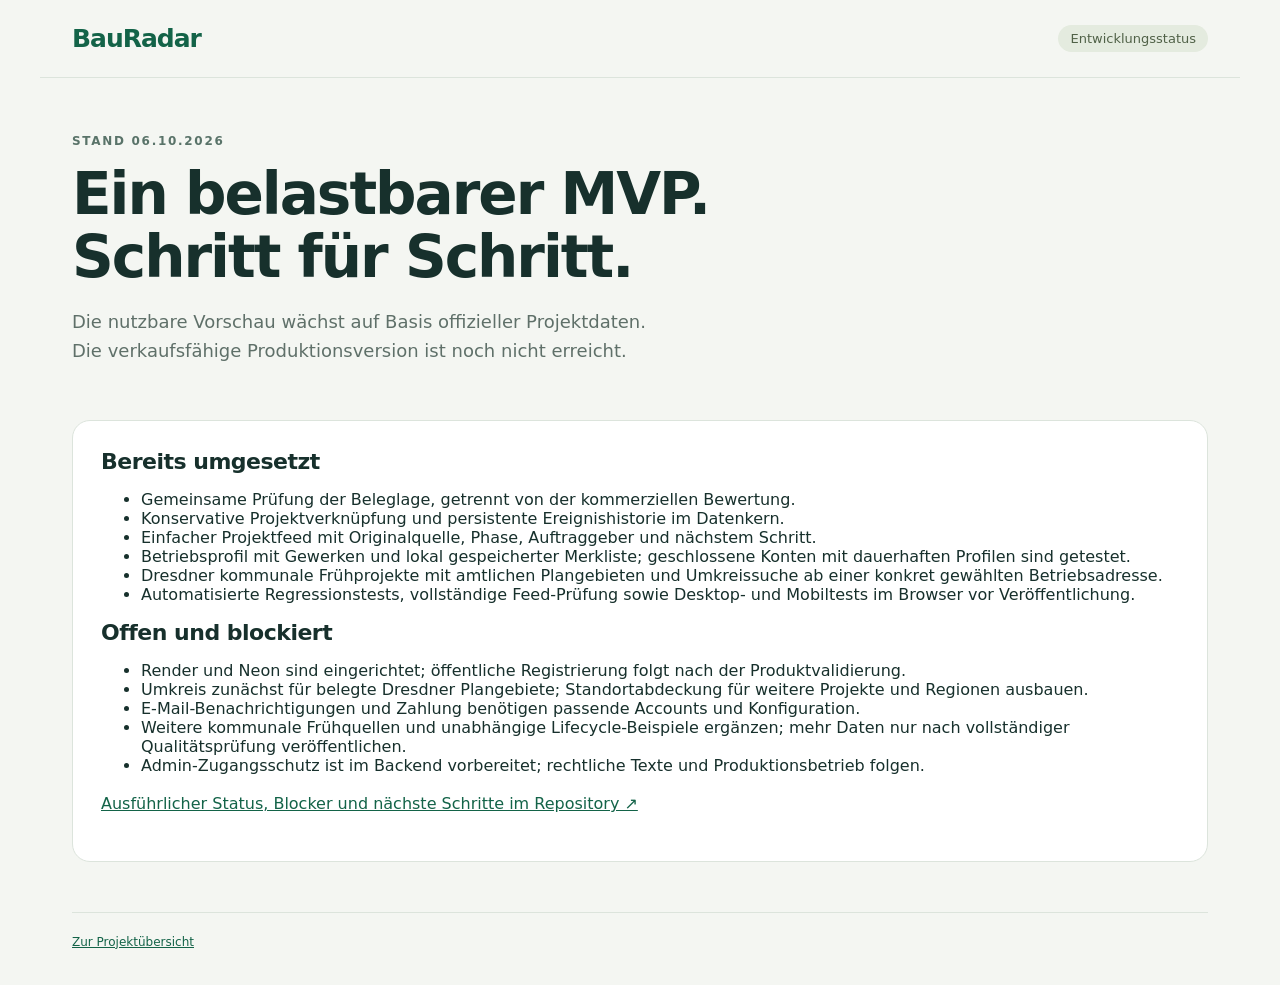
<file: docs/development.html>
<!doctype html><html lang="de"><head><meta charset="utf-8"><meta name="viewport" content="width=device-width,initial-scale=1"><title>BauRadar · Entwicklungsstatus</title><link rel="stylesheet" href="bauradar.css"></head><body><header class="topbar"><a class="brand" href="./">BauRadar</a><span class="preview">Entwicklungsstatus</span></header><main><section class="intro"><p class="eyebrow">STAND 06.10.2026</p><h1>Ein belastbarer MVP.<br>Schritt für Schritt.</h1><p>Die nutzbare Vorschau wächst auf Basis offizieller Projektdaten. Die verkaufsfähige Produktionsversion ist noch nicht erreicht.</p></section><section class="panel"><h2>Bereits umgesetzt</h2><ul><li>Gemeinsame Prüfung der Beleglage, getrennt von der kommerziellen Bewertung.</li><li>Konservative Projektverknüpfung und persistente Ereignishistorie im Datenkern.</li><li>Einfacher Projektfeed mit Originalquelle, Phase, Auftraggeber und nächstem Schritt.</li><li>Betriebsprofil mit Gewerken und lokal gespeicherter Merkliste; geschlossene Konten mit dauerhaften Profilen sind getestet.</li><li>Dresdner kommunale Frühprojekte mit amtlichen Plangebieten und Umkreissuche ab einer konkret gewählten Betriebsadresse.</li><li>Automatisierte Regressionstests, vollständige Feed-Prüfung sowie Desktop- und Mobiltests im Browser vor Veröffentlichung.</li></ul><h2>Offen und blockiert</h2><ul><li>Render und Neon sind eingerichtet; öffentliche Registrierung folgt nach der Produktvalidierung.</li><li>Umkreis zunächst für belegte Dresdner Plangebiete; Standortabdeckung für weitere Projekte und Regionen ausbauen.</li><li>E-Mail-Benachrichtigungen und Zahlung benötigen passende Accounts und Konfiguration.</li><li>Weitere kommunale Frühquellen und unabhängige Lifecycle-Beispiele ergänzen; mehr Daten nur nach vollständiger Qualitätsprüfung veröffentlichen.</li><li>Admin-Zugangsschutz ist im Backend vorbereitet; rechtliche Texte und Produktionsbetrieb folgen.</li></ul><p><a href="https://github.com/P68554185/opportunity-radar/blob/main/DEVELOPMENT_STATUS.md">Ausführlicher Status, Blocker und nächste Schritte im Repository ↗</a></p></section></main><footer><a href="./">Zur Projektübersicht</a></footer></body></html>
</file>
<file: docs/bauradar.css>
:root{font-family:system-ui,-apple-system,BlinkMacSystemFont,"Segoe UI",sans-serif;color:#17302c;background:#f4f6f2;font-synthesis:none;--green:#136348;--line:#dce4dc}
*{box-sizing:border-box}body{margin:0}a{color:var(--green)}button,input,select{font:inherit}button{cursor:pointer}button:focus-visible,input:focus-visible,select:focus-visible,a:focus-visible{outline:3px solid #db962e;outline-offset:3px}.topbar{max-width:1200px;margin:auto;padding:24px 32px;display:flex;align-items:center;justify-content:space-between;border-bottom:1px solid var(--line)}.brand{font-size:25px;font-weight:800;text-decoration:none;letter-spacing:-1px;display:flex;align-items:center;gap:10px}.brand-icon{display:grid;place-items:center;background:var(--green);color:white;width:36px;height:36px;border-radius:10px;font-size:29px}.preview{font-size:13px;background:#e4ebdf;padding:6px 12px;border-radius:20px;color:#506147}main{max-width:1136px;margin:auto;padding:0 0 50px}.intro{padding:54px 0 36px;max-width:740px}.eyebrow{font-size:12px;letter-spacing:1.7px;font-weight:750;color:#597369;margin:0 0 12px}h1{font-size:clamp(36px,5vw,58px);line-height:1.08;letter-spacing:-2px;margin:0 0 20px}h2{font-size:22px;letter-spacing:-.5px;margin:0 0 10px}p{line-height:1.6}.intro>p:last-child{font-size:18px;color:#5f7069;max-width:600px}.panel{background:white;border:1px solid var(--line);border-radius:18px;padding:28px}.profile>div p{color:#68766e;margin:0 0 22px;font-size:14px}form{display:grid;grid-template-columns:1fr 1fr 1fr;gap:18px}label{display:flex;flex-direction:column;gap:8px;font-size:13px;font-weight:650}input,select{border:1px solid #cdd8ce;border-radius:8px;background:white;padding:12px;min-width:0;color:#17302c}fieldset{grid-column:1/-1;border:0;margin:0;padding:0}legend{font-size:13px;font-weight:650;margin-bottom:12px}legend span{font-weight:400;color:#697b70}.trade-choices{display:flex;flex-wrap:wrap;gap:8px}.trade-choices label{display:block;cursor:pointer;font-weight:500}.trade-choices input{position:absolute;opacity:0;width:1px;height:1px}.trade-choices span{display:block;border:1px solid var(--line);padding:9px 13px;border-radius:8px;font-size:13px}.trade-choices input:checked+span{border-color:var(--green);background:#e9f3ed;color:var(--green)}.trade-choices input:focus-visible+span{outline:3px solid #db962e}.form-footer{grid-column:1/-1;display:flex;align-items:center;justify-content:space-between;gap:20px}.form-footer p{font-size:12px;color:#758077;margin:0}button{border:1px solid var(--line);border-radius:8px;padding:10px 15px;background:white;color:#244438;font-weight:650}.primary{background:var(--green);border-color:var(--green);color:white;padding:13px 20px}.message{font-size:13px;margin:10px 0 0;color:var(--green)}.results{margin-top:44px}.results-heading{display:flex;justify-content:space-between;align-items:center;gap:20px}.results-heading h2{font-size:29px}.results-heading p:not(.eyebrow){font-size:14px;color:#65786d;margin-top:5px}.updated{font-size:12px;color:#738074}.filters{display:flex;align-items:flex-end;flex-wrap:wrap;gap:16px;margin:20px 0}.filters>div{display:flex;gap:5px;margin-right:auto}.filters label{font-size:12px}.filters select,.filters input{padding:10px}.filters button.active{background:#173d2e;color:white;border-color:#173d2e}.feed{display:grid;grid-template-columns:repeat(2,minmax(0,1fr));gap:18px}.project-card{display:flex;flex-direction:column;border:1px solid var(--line);border-radius:14px;padding:24px;background:white}.card-top{display:flex;justify-content:space-between;gap:12px;align-items:center}.phase{font-size:11px;font-weight:750;padding:6px 9px;border-radius:5px;background:#eef1ec;color:#53684c}.phase.early{background:#e6f0de;color:#44682c}.phase.tender{background:#e3eee9;color:#146346}.priority{font-size:11px;font-weight:650;color:#65786a}h3{font-size:19px;line-height:1.45;margin:18px 0 12px;letter-spacing:-.3px}.location{font-weight:600;font-size:14px;margin:0 0 14px}.facts{display:grid;gap:9px;font-size:13px;margin:0}.facts>div{display:grid;grid-template-columns:110px 1fr;gap:10px}.facts dt{color:#758073}.facts dd{margin:0;overflow-wrap:anywhere}.trade-chips{display:flex;flex-wrap:wrap;gap:6px;margin:16px 0 6px}.trade-chips span{background:#f0f4ef;border-radius:5px;padding:5px 8px;font-size:12px}.trade-note{font-size:11px;color:#73806e;margin:3px 0 16px}.action{margin-top:auto;padding:14px;background:#f7f8f4;border-radius:8px;font-size:13px;line-height:1.6}.action strong{display:block;color:#31573e;font-size:11px;text-transform:uppercase;letter-spacing:.6px;margin-bottom:4px}.card-footer{display:flex;align-items:center;justify-content:space-between;gap:10px;margin-top:16px}.card-footer a{font-size:13px;font-weight:650}.watch{font-size:12px;padding:9px 12px}.watch[aria-pressed=true]{background:#eaf2e6;color:#466434}.empty{grid-column:1/-1;background:white;padding:36px;border:1px dashed #c8d4c9;border-radius:12px;color:#637065}.more{display:block;margin:24px auto 0}button[hidden]{display:none}.source-note{border-top:1px solid var(--line);margin-top:44px;padding-top:24px;max-width:800px}.source-note h2{font-size:18px}.source-note p{font-size:13px;color:#6b776d}footer{border-top:1px solid var(--line);max-width:1136px;margin:auto;padding:22px 0 36px;display:flex;justify-content:space-between;gap:20px;font-size:12px;color:#6b776d}@media(max-width:1200px){main,footer{margin-left:32px;margin-right:32px}}@media(max-width:720px){.topbar{padding:18px 20px}main,footer{margin-left:20px;margin-right:20px}.intro{padding-top:34px}h1{letter-spacing:-1px}.panel{padding:20px}form{grid-template-columns:1fr}.form-footer{align-items:flex-start;flex-direction:column}.primary{width:100%}.feed{grid-template-columns:1fr}.filters>div{width:100%;flex-wrap:wrap}.filters label{flex:1;min-width:130px}.results-heading{align-items:flex-start;flex-direction:column;gap:0}.project-card{padding:20px}.card-footer{flex-wrap:wrap}footer{flex-direction:column}}

[hidden]{display:none!important}.account-controls{display:flex;align-items:center;gap:12px}.account-panel{margin-bottom:20px}.account-panel p{font-size:14px;color:#65786d}#accountMessage{color:#9c3b25}
.topbar{flex-wrap:wrap;gap:12px}.account-controls{flex-wrap:wrap}.project-card h3{overflow-wrap:anywhere}@media(max-width:720px){.account-controls{max-width:100%;gap:8px}.filters input,.filters select{width:100%}.account-panel form{grid-template-columns:minmax(0,1fr)}}
.project-history{margin:16px 0;border-top:1px solid var(--line);padding-top:12px;font-size:13px}
.project-history summary{cursor:pointer;font-weight:600;min-height:44px;display:flex;align-items:center}
.project-history ol{padding-left:20px;margin:8px 0}
.project-history li{padding:8px 0;display:flex;flex-wrap:wrap;gap:6px 12px;border-bottom:1px solid var(--line)}
.project-history time{font-weight:600}.project-history a{margin-left:auto;min-height:32px}
.project-history p{color:#65786d;font-size:12px}

.project-history .history-title{flex-basis:100%;overflow-wrap:anywhere}

.radius-controls{grid-column:1/-1;display:grid;grid-template-columns:2fr 1fr;gap:1rem}.radius-controls[hidden]{display:none}.radius-controls p{grid-column:1/-1;overflow-wrap:anywhere}.distance{font-weight:600;color:#155e54}@media(max-width:600px){.radius-controls{grid-template-columns:1fr}}
</file>
